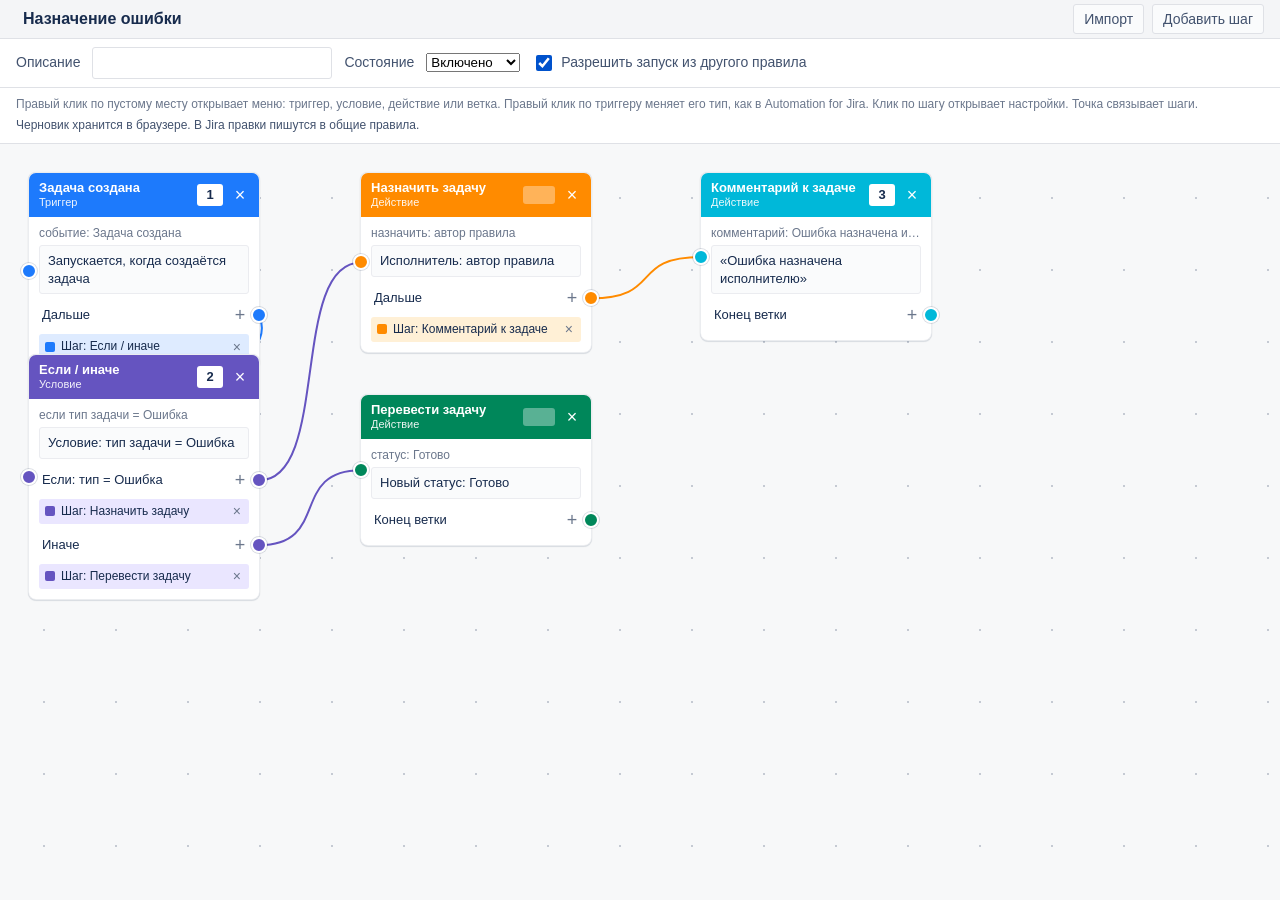
<file: page/nodes/index.html>
<!DOCTYPE html>
<html lang="ru">
<head>
    <meta charset="utf-8">
    <title>Автоматизация</title>
    <meta name="decorator" content="atl.general"/>
    <link rel="stylesheet" href="node-canvas.css">
</head>
<body>
<div id="node-canvas-root"></div>
<script src="node-canvas.js"></script>
</body>
</html>
</file>
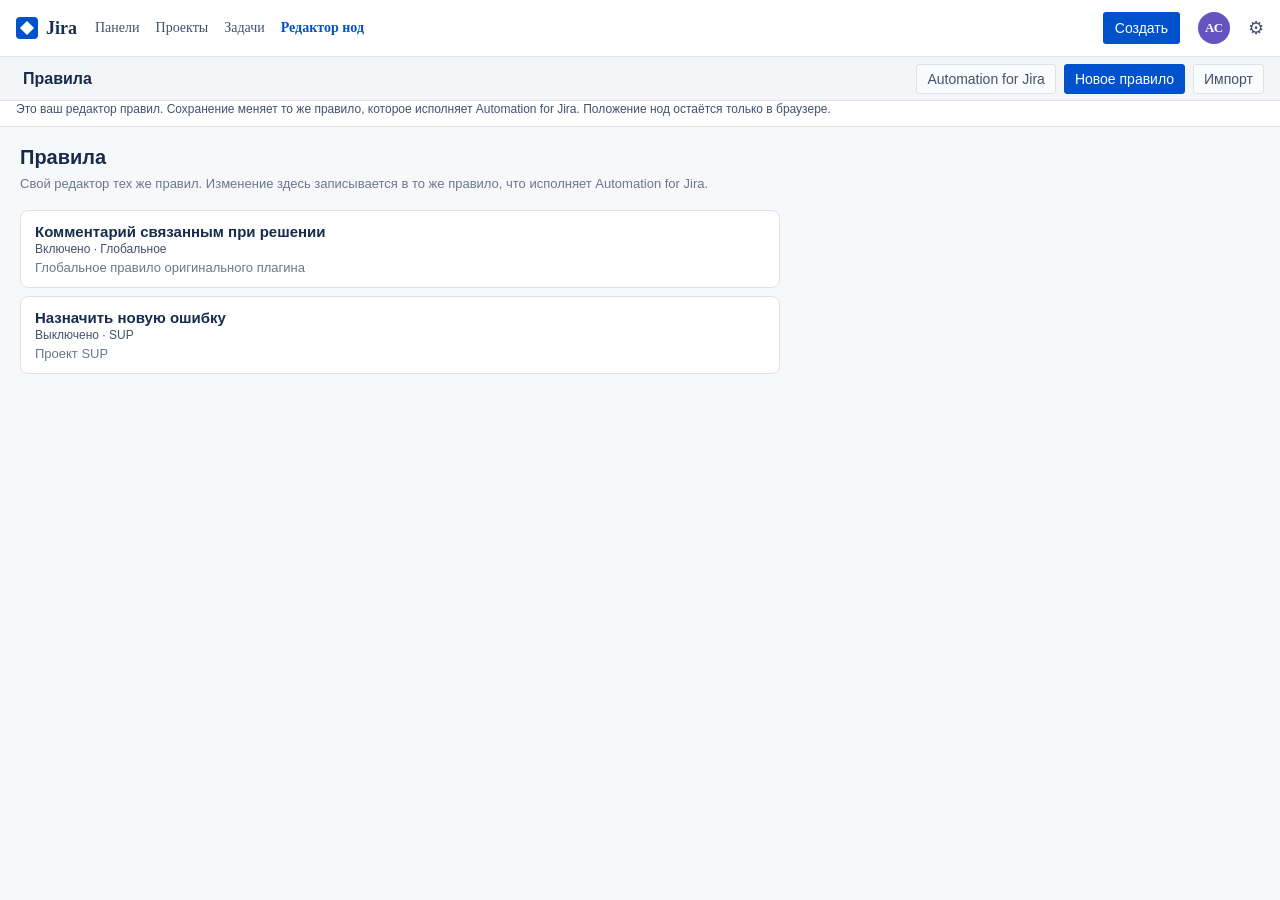
<file: page/nodes/preview-library.html>
<!DOCTYPE html>
<html lang="ru">
<head>
    <meta charset="utf-8">
    <title>Правила Automation for Jira</title>
    <link rel="stylesheet" href="node-canvas.css">
</head>
<body class="nc-nodes jira-frame">
    <header class="jira-top">
        <div class="jira-logo"><span class="jira-mark"></span> Jira</div>
        <nav class="jira-nav">
            <span>Панели</span>
            <span>Проекты</span>
            <span>Задачи</span>
            <span class="is-on">Редактор нод</span>
        </nav>
        <span class="jira-spacer"></span>
        <button class="jira-create" type="button">Создать</button>
        <span class="jira-user">АС</span>
        <span class="jira-gear">⚙</span>
    </header>
    <div id="node-canvas-root" data-import="fixtures/rest/cb-automation/latest/project/GLOBAL/rule/export" data-classic="/secure/AutomationGlobalAdminAction!default.jspa"></div>
    <script src="node-canvas.js"></script>
</body>
</html>
</file>
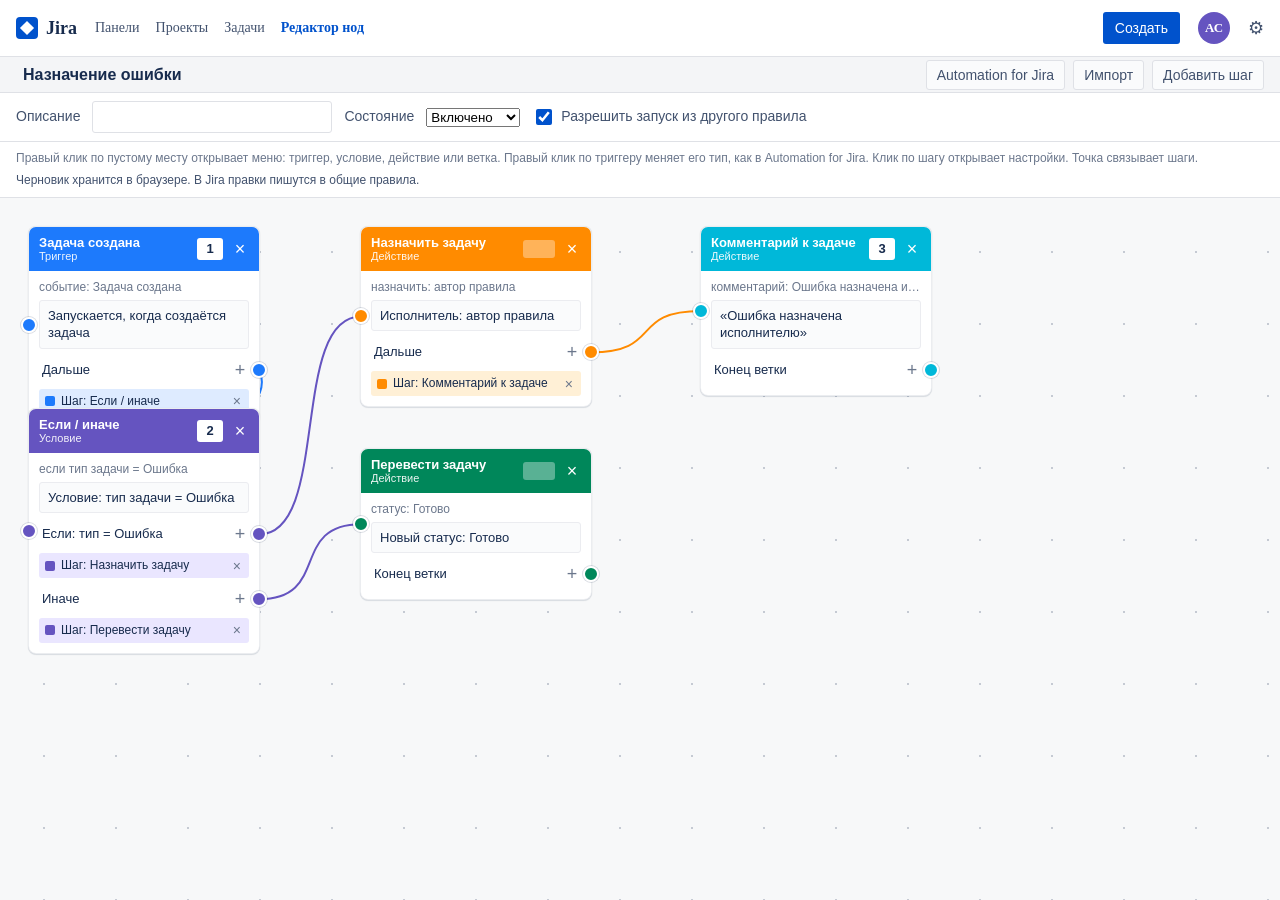
<file: page/nodes/preview.html>
<!DOCTYPE html>
<html lang="ru">
<head>
    <meta charset="utf-8">
    <title>Тест — редактор нод</title>
    <link rel="stylesheet" href="node-canvas.css">
</head>
<body class="nc-nodes jira-frame">
    <header class="jira-top">
        <div class="jira-logo"><span class="jira-mark"></span> Jira</div>
        <nav class="jira-nav">
            <span>Панели</span>
            <span>Проекты</span>
            <span>Задачи</span>
            <span class="is-on">Редактор нод</span>
        </nav>
        <span class="jira-spacer"></span>
        <button class="jira-create" type="button">Создать</button>
        <span class="jira-user">АС</span>
        <span class="jira-gear">⚙</span>
    </header>
    <div id="node-canvas-root" data-classic="/secure/AutomationGlobalAdminAction!default.jspa"></div>
    <script src="node-canvas.js"></script>
</body>
</html>
</file>
<file: page/nodes/node-canvas.css>
/* Редактор нод для Automation for Jira. Стили повторяют канвас со скриншота. */

#node-canvas-root,
#node-canvas-root * {
    box-sizing: border-box;
}

#node-canvas-root {
    font-family: -apple-system, BlinkMacSystemFont, "Segoe UI", Roboto, Oxygen, Ubuntu, "Helvetica Neue", Arial, sans-serif;
    color: #172b4d;
    font-size: 14px;
    line-height: 1.4;
    background: #f7f8f9;
    min-height: 100vh;
    height: 100%;
}

.nc-app {
    display: flex;
    flex-direction: column;
    height: 100%;
    min-height: 0;
}

body.nc-nodes {
    margin: 0;
    background: #f7f8f9;
}

body.nc-nodes:not(.nc-in-jira) {
    height: 100vh;
    overflow: hidden;
}

#node-canvas-root.nc-in-jira {
    height: calc(100vh - 56px);
    min-height: 480px;
    overflow: hidden;
}

body.nc-embed #footer,
body.nc-embed #announcement-banner,
body.nc-embed .aui-page-header {
    display: none;
}

body.nc-embed #content {
    margin: 0;
    padding: 0;
}

body.nc-nodes #automation-admin-container {
    display: none !important;
}

body.nc-classic #node-canvas-root {
    display: none !important;
}

.nc-back {
    display: none;
    position: fixed;
    right: 16px;
    bottom: 16px;
    z-index: 50;
    background: #0052cc;
    color: #fff;
    border: none;
    border-radius: 3px;
    padding: 8px 12px;
    font-size: 14px;
    cursor: pointer;
    box-shadow: 0 4px 8px rgba(9, 30, 66, 0.25);
}

body.nc-classic .nc-back {
    display: inline-block;
}

.nc-top {
    height: 44px;
    background: #f4f5f7;
    border-bottom: 1px solid #dfe1e6;
    display: flex;
    align-items: center;
    padding: 0 16px;
    gap: 12px;
}

.nc-name {
    font-weight: 600;
    font-size: 16px;
    color: #172b4d;
    background: transparent;
    border: 1px solid transparent;
    border-radius: 3px;
    padding: 2px 6px;
    min-width: 80px;
    max-width: 360px;
}

.nc-name:hover,
.nc-name:focus {
    border-color: #dfe1e6;
    background: #fff;
    outline: none;
}

.nc-top-actions {
    margin-left: auto;
    display: flex;
    gap: 8px;
    align-items: center;
}

.nc-btn {
    background: #fafbfc;
    border: 1px solid #dfe1e6;
    border-radius: 3px;
    color: #42526e;
    font-size: 14px;
    line-height: 20px;
    padding: 4px 10px;
    cursor: pointer;
}

.nc-btn:hover {
    background: #ebecf0;
}

.nc-btn-primary {
    background: #0052cc;
    border-color: #0052cc;
    color: #fff;
}

.nc-btn-primary:hover {
    background: #0065ff;
}

.nc-sub {
    background: #fff;
    border-bottom: 1px solid #dfe1e6;
    display: flex;
    align-items: center;
    gap: 12px;
    padding: 8px 16px;
    flex-wrap: wrap;
}

.nc-sub label {
    color: #42526e;
    font-size: 14px;
}

.nc-block-title {
    width: 240px;
    height: 32px;
    border: 1px solid #dfe1e6;
    border-radius: 3px;
    padding: 0 8px;
    font-size: 14px;
    color: #172b4d;
    background: #fff;
}

.nc-block-title:focus,
.nc-name:focus,
.nc-opt input:focus,
.nc-settings input:focus,
.nc-settings select:focus,
.nc-settings textarea:focus {
    border-color: #4c9aff;
    outline: none;
    box-shadow: 0 0 0 1px #4c9aff;
}

.nc-check {
    display: inline-flex;
    align-items: center;
    gap: 6px;
    color: #172b4d;
    cursor: pointer;
    user-select: none;
}

.nc-check input {
    accent-color: #0052cc;
    width: 16px;
    height: 16px;
}

.nc-status {
    margin-left: auto;
    color: #6b778c;
    font-size: 12px;
}

.nc-help {
    margin: 0;
    padding: 8px 16px 4px;
    color: #6b778c;
    font-size: 12px;
    line-height: 1.45;
    background: #fff;
}

.nc-note {
    margin: 0;
    padding: 0 16px 8px;
    color: #42526e;
    font-size: 12px;
    line-height: 1.45;
    background: #fff;
    border-bottom: 1px solid #dfe1e6;
}

.nc-library {
    flex: 1;
    overflow: auto;
    background: #f7f8f9;
    padding: 16px 20px 32px;
}

.nc-library h2 {
    margin: 0 0 4px;
    font-size: 20px;
    color: #172b4d;
}

.nc-library > p {
    margin: 0 0 16px;
    color: #6b778c;
    font-size: 13px;
}

.nc-rule-list {
    display: flex;
    flex-direction: column;
    gap: 8px;
    max-width: 760px;
}

.nc-rule {
    display: block;
    width: 100%;
    text-align: left;
    background: #fff;
    border: 1px solid #dfe1e6;
    border-radius: 8px;
    padding: 12px 14px;
    cursor: pointer;
}

.nc-rule:hover {
    border-color: #4c9aff;
}

.nc-rule-name {
    display: block;
    font-weight: 600;
    color: #172b4d;
    font-size: 15px;
}

.nc-rule-meta {
    display: block;
    margin-top: 2px;
    color: #42526e;
    font-size: 12px;
}

.nc-rule-desc {
    display: block;
    margin-top: 4px;
    color: #6b778c;
    font-size: 13px;
}

.nc-library-empty {
    color: #42526e;
    font-size: 14px;
}

.nc-scroll {
    overflow: auto;
    flex: 1 1 auto;
    min-height: 0;
    background: #f7f8f9;
}

.nc-canvas {
    position: relative;
    min-width: 1400px;
    min-height: 860px;
    background-color: #f7f8f9;
    background-image: radial-gradient(circle, #c5cad3 1.15px, transparent 1.25px);
    background-size: 72px 72px;
    background-position: 8px 18px;
}

.nc-wires {
    position: absolute;
    left: 0;
    top: 0;
    width: 100%;
    height: 100%;
    overflow: visible;
    pointer-events: none;
    z-index: 1;
}

.nc-wires path.nc-line {
    fill: none;
    stroke-width: 2;
    pointer-events: none;
}

.nc-wires path.nc-hit {
    fill: none;
    stroke: transparent;
    stroke-width: 14;
    pointer-events: stroke;
    cursor: pointer;
}

.nc-wires path.nc-temp {
    fill: none;
    stroke: #6b778c;
    stroke-width: 2;
    stroke-dasharray: 5 4;
    pointer-events: none;
}

.nc-empty {
    position: absolute;
    left: 24px;
    top: 24px;
    color: #6b778c;
    font-size: 14px;
    z-index: 2;
}

.nc-node {
    position: absolute;
    width: 232px;
    background: #fff;
    border: 1px solid rgba(9, 30, 66, 0.08);
    border-radius: 8px;
    box-shadow: 0 1px 1px rgba(9, 30, 66, 0.12), 0 0 1px rgba(9, 30, 66, 0.12);
    z-index: 2;
    overflow: visible;
}

.nc-node.is-selected {
    box-shadow: 0 0 0 2px rgba(76, 154, 255, 0.45), 0 8px 16px rgba(9, 30, 66, 0.12);
}

.nc-node.is-target {
    box-shadow: 0 0 0 2px #36b37e;
}

.nc-head {
    border-radius: 7px 7px 0 0;
    color: #fff;
    min-height: 44px;
    padding: 6px 8px 6px 10px;
    display: flex;
    align-items: center;
    gap: 6px;
    cursor: grab;
    user-select: none;
}

.nc-head:active {
    cursor: grabbing;
}

.nc-head-text {
    min-width: 0;
    flex: 1;
}

.nc-head-title {
    font-size: 13px;
    font-weight: 700;
    white-space: nowrap;
    overflow: hidden;
    text-overflow: ellipsis;
    line-height: 1.2;
}

.nc-head-type {
    font-size: 11px;
    opacity: 0.92;
    line-height: 1.2;
}

.nc-badge {
    background: #fff;
    color: #172b4d;
    min-width: 26px;
    height: 22px;
    padding: 0 6px;
    border-radius: 3px;
    font-weight: 700;
    font-size: 13px;
    display: inline-flex;
    align-items: center;
    justify-content: center;
    flex: none;
}

.nc-swatch {
    width: 32px;
    height: 18px;
    border-radius: 3px;
    border: none;
    flex: none;
    cursor: pointer;
    padding: 0;
}

.nc-x {
    width: 22px;
    height: 22px;
    border: none;
    background: transparent;
    color: #fff;
    font-size: 18px;
    line-height: 1;
    cursor: pointer;
    border-radius: 3px;
    flex: none;
    padding: 0;
}

.nc-x:hover,
.nc-swatch:hover {
    background: rgba(255, 255, 255, 0.2);
}

.nc-body {
    padding: 6px 10px 10px;
}

.nc-cond {
    color: #6b778c;
    font-size: 12px;
    white-space: nowrap;
    overflow: hidden;
    text-overflow: ellipsis;
    min-height: 0;
    margin: 2px 0 4px;
}

.nc-cond:empty {
    display: none;
}

.nc-hint {
    color: #6b778c;
    font-size: 11px;
    margin: 0 0 4px;
}

.nc-opt {
    display: flex;
    align-items: center;
    gap: 4px;
    position: relative;
    margin-top: 6px;
}

.nc-detail {
    font-size: 13px;
    line-height: 1.35;
    color: #172b4d;
    background: #fafbfc;
    border: 1px solid #ebecf0;
    border-radius: 3px;
    padding: 6px 8px;
    margin: 2px 0 6px;
}

.nc-opt input,
.nc-opt-label {
    flex: 1;
    min-width: 0;
    height: 30px;
    border: 1px solid transparent;
    border-radius: 3px;
    padding: 0 2px;
    font-size: 13px;
    color: #172b4d;
    background: transparent;
    display: flex;
    align-items: center;
}

.nc-opt input {
    border-color: #dfe1e6;
    padding: 0 8px;
    background: #fff;
}

body.jira-frame {
    display: flex;
    flex-direction: column;
    background: #fff;
}

body.jira-frame #node-canvas-root {
    flex: 1;
    min-height: 0;
    height: auto;
}

.jira-top {
    height: 56px;
    background: #fff;
    border-bottom: 1px solid #dfe1e6;
    display: flex;
    align-items: center;
    padding: 0 16px;
    gap: 18px;
    flex: none;
}

.jira-logo {
    display: flex;
    align-items: center;
    gap: 8px;
    font-weight: 700;
    color: #172b4d;
    font-size: 18px;
}

.jira-mark {
    width: 22px;
    height: 22px;
    background: #0052cc;
    border-radius: 4px;
    position: relative;
}

.jira-mark:after {
    content: "";
    position: absolute;
    left: 6px;
    top: 6px;
    width: 10px;
    height: 10px;
    background: #fff;
    transform: rotate(45deg);
}

.jira-nav {
    display: flex;
    gap: 16px;
    color: #42526e;
    font-size: 14px;
}

.jira-nav span.is-on {
    color: #0052cc;
    font-weight: 600;
}

.jira-spacer {
    margin-left: auto;
}

.jira-create {
    background: #0052cc;
    color: #fff;
    border: none;
    border-radius: 3px;
    height: 32px;
    padding: 0 12px;
    font-size: 14px;
}

.jira-user {
    width: 32px;
    height: 32px;
    border-radius: 50%;
    background: #6554c0;
    color: #fff;
    display: inline-flex;
    align-items: center;
    justify-content: center;
    font-size: 13px;
    font-weight: 700;
}

.jira-gear {
    color: #42526e;
    font-size: 18px;
}

.nc-plus {
    width: 18px;
    height: 30px;
    border: none;
    background: transparent;
    color: #6b778c;
    font-size: 18px;
    cursor: pointer;
    padding: 0;
    line-height: 1;
}

.nc-plus:hover {
    color: #172b4d;
}

.nc-chip {
    margin-top: 4px;
    border-radius: 3px;
    display: flex;
    align-items: center;
    gap: 6px;
    padding: 4px 6px;
    font-size: 12px;
    color: #172b4d;
}

.nc-chip-sq {
    width: 10px;
    height: 10px;
    border-radius: 2px;
    flex: none;
}

.nc-chip-label {
    flex: 1;
    min-width: 0;
    white-space: nowrap;
    overflow: hidden;
    text-overflow: ellipsis;
}

.nc-chip-x {
    border: none;
    background: transparent;
    color: #6b778c;
    cursor: pointer;
    font-size: 14px;
    line-height: 1;
    padding: 0 2px;
}

.nc-port {
    width: 16px;
    height: 16px;
    border-radius: 50%;
    border: 2px solid #fff;
    box-shadow: 0 0 0 1px rgba(9, 30, 66, 0.15);
    position: absolute;
    z-index: 3;
    cursor: crosshair;
    padding: 0;
}

.nc-port-in {
    left: -8px;
    top: 50%;
    margin-top: -8px;
}

.nc-port-out {
    right: -18px;
    top: 50%;
    margin-top: -8px;
}

.nc-port.is-armed {
    box-shadow: 0 0 0 3px rgba(255, 255, 255, 0.9), 0 0 0 5px currentColor;
}

.nc-value-port {
    position: relative;
    height: 28px;
    margin-top: 4px;
}

.nc-value-port span {
    color: #6b778c;
    font-size: 12px;
    line-height: 28px;
}

.nc-settings {
    position: absolute;
    width: 280px;
    background: #fff;
    border: 1px solid #dfe1e6;
    border-radius: 8px;
    box-shadow: 0 8px 16px rgba(9, 30, 66, 0.18);
    z-index: 6;
    padding: 12px;
}

.nc-import {
    position: fixed;
    top: 56px;
    right: 16px;
    width: 320px;
    background: #fff;
    border: 1px solid #dfe1e6;
    border-radius: 8px;
    box-shadow: 0 8px 16px rgba(9, 30, 66, 0.18);
    z-index: 30;
    padding: 12px;
}

.nc-import h3 {
    margin: 0 0 8px;
    font-size: 14px;
    font-weight: 600;
}

.nc-import p {
    margin: 0 0 8px;
    color: #6b778c;
    font-size: 12px;
    line-height: 1.45;
}

.nc-import-actions {
    display: flex;
    flex-wrap: wrap;
    gap: 8px;
    margin-bottom: 8px;
}

.nc-import-list {
    max-height: 240px;
    overflow: auto;
}

.nc-import-list button {
    display: block;
    width: 100%;
    text-align: left;
    margin-bottom: 4px;
}

.nc-settings h3 {
    margin: 0 0 10px;
    font-size: 14px;
    font-weight: 600;
}

.nc-settings .nc-field {
    margin-bottom: 8px;
}

.nc-settings .nc-field > span {
    display: block;
    font-size: 12px;
    color: #6b778c;
    margin-bottom: 4px;
}

.nc-settings input[type="text"],
.nc-settings select,
.nc-settings textarea {
    width: 100%;
    border: 1px solid #dfe1e6;
    border-radius: 3px;
    font-size: 13px;
    color: #172b4d;
    padding: 6px 8px;
    background: #fff;
    font-family: inherit;
}

.nc-settings textarea {
    min-height: 56px;
    resize: vertical;
}

.nc-colors {
    display: flex;
    gap: 6px;
}

.nc-colors button {
    width: 22px;
    height: 22px;
    border-radius: 50%;
    border: 2px solid #fff;
    box-shadow: 0 0 0 1px #dfe1e6;
    cursor: pointer;
    padding: 0;
}

.nc-colors button.is-on {
    box-shadow: 0 0 0 2px #172b4d;
}

.nc-settings-actions {
    display: flex;
    justify-content: flex-end;
    gap: 8px;
    margin-top: 4px;
}

.nc-req {
    margin-left: 4px;
}

.nc-menu {
    position: fixed;
    z-index: 80;
    width: 320px;
    max-height: 420px;
    overflow: auto;
    background: #fff;
    border: 1px solid #dfe1e6;
    border-radius: 8px;
    box-shadow: 0 12px 28px rgba(9, 30, 66, 0.28);
    padding: 8px;
}

.nc-menu-title {
    font-weight: 600;
    color: #172b4d;
    padding: 4px 6px 8px;
}

.nc-menu input {
    width: 100%;
    border: 1px solid #dfe1e6;
    border-radius: 3px;
    padding: 6px 8px;
    margin-bottom: 6px;
    font: inherit;
}

.nc-menu-group {
    margin: 8px 6px 2px;
    color: #6b778c;
    font-size: 11px;
    font-weight: 700;
    letter-spacing: 0.04em;
    text-transform: uppercase;
}

.nc-menu-item {
    display: block;
    width: 100%;
    text-align: left;
    border: none;
    background: transparent;
    color: #172b4d;
    border-radius: 3px;
    padding: 6px 8px;
    cursor: pointer;
    font: inherit;
}

.nc-menu-item:hover {
    background: #deebff;
}

.nc-menu-empty,
.nc-menu-hint {
    color: #6b778c;
    font-size: 12px;
    margin: 6px;
}
</file>
